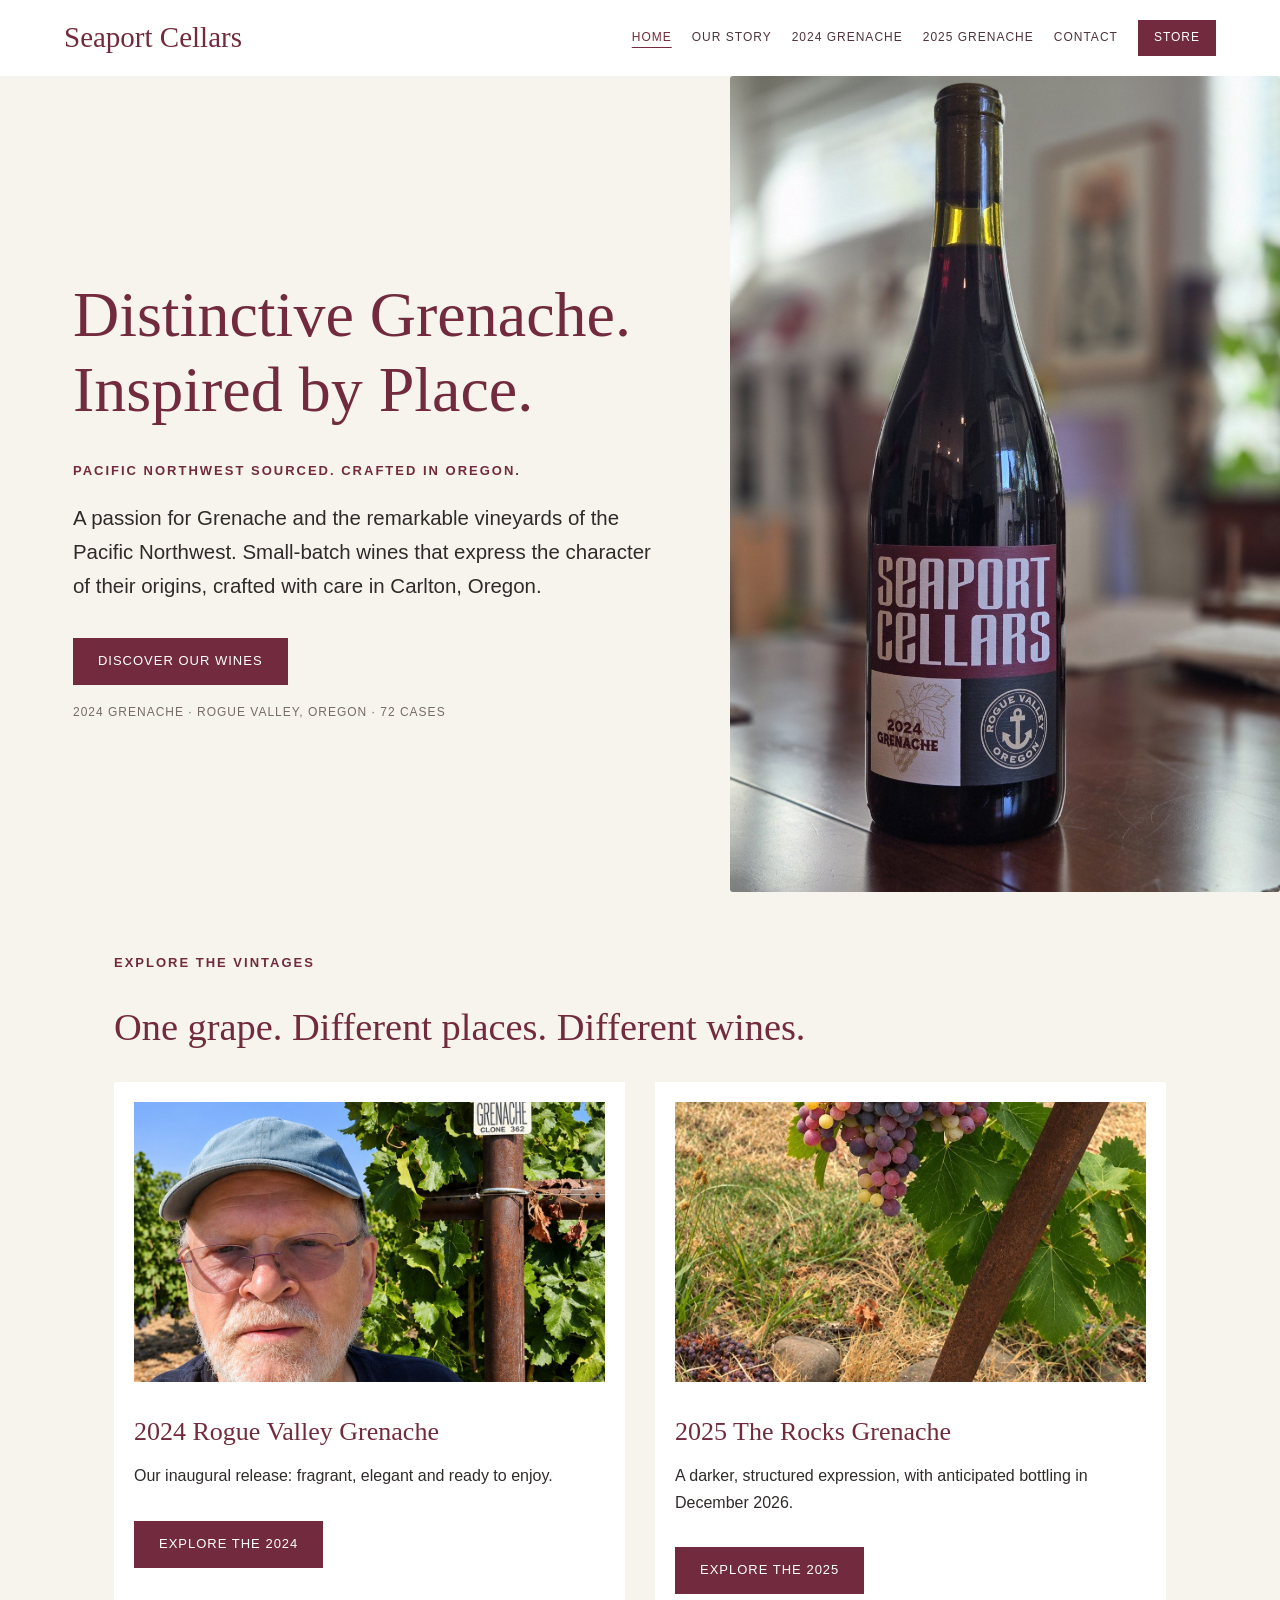
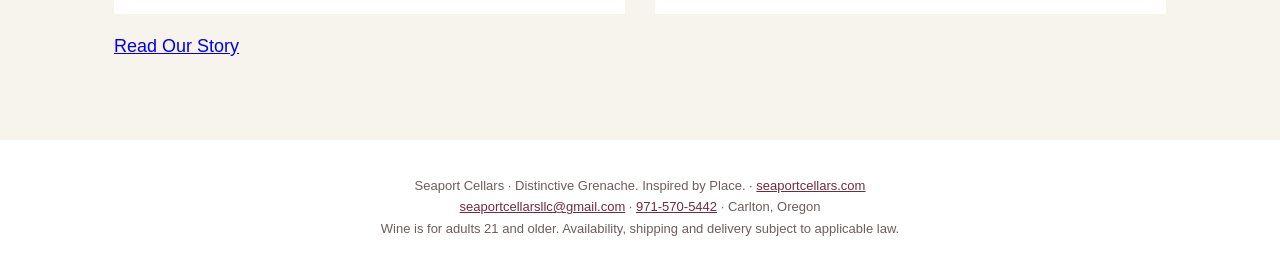
<file: index.html>
<!doctype html>
<html lang="en">
<head>
  <meta charset="utf-8">
  <meta name="viewport" content="width=device-width,initial-scale=1">
  <title>Seaport Cellars | Distinctive Grenache from Carlton, Oregon</title>
  <meta name="description" content="Seaport Cellars — distinctive Pacific Northwest Grenache, crafted in Carlton, Oregon. Our 2024 Rogue Valley Grenache from Lowry Vineyard is available now.">
  <link rel="canonical" href="https://www.seaportcellars.com/">

  <!-- Open Graph / Social Media -->
  <meta property="og:type" content="website">
  <meta property="og:url" content="https://www.seaportcellars.com/">
  <meta property="og:title" content="Seaport Cellars | Distinctive Grenache. Inspired by Place.">
  <meta property="og:description" content="Small-batch Pacific Northwest Grenache, crafted in Carlton, Oregon. Our 2024 Rogue Valley Grenache is available now.">
  <meta property="og:image" content="https://www.seaportcellars.com/assets/2024-bottle.jpg">

  <!-- Twitter Card -->
  <meta name="twitter:card" content="summary_large_image">
  <meta name="twitter:title" content="Seaport Cellars | Distinctive Grenache. Inspired by Place.">
  <meta name="twitter:description" content="Small-batch Pacific Northwest Grenache, crafted in Carlton, Oregon. Our 2024 Rogue Valley Grenache is available now.">
  <meta name="twitter:image" content="https://www.seaportcellars.com/assets/2024-bottle.jpg">

  <link rel="stylesheet" href="assets/styles.css">
</head>
<body>
  <header>
    <a class="brand" href="/">Seaport Cellars</a>
    <nav aria-label="Main navigation">
      <a href="/" aria-current="page">Home</a>
      <a href="our-story.html">Our Story</a>
      <a href="2024-grenache.html">2024 Grenache</a>
      <a href="2025-grenache.html">2025 Grenache</a>
      <a href="contact.html">Contact</a>
      <a class="nav-cta" href="2024-grenache.html#buy">Store</a>
    </nav>
  </header>

  <div class="hero">
    <main class="copy">
      <h1>Distinctive Grenache.<br>Inspired by Place.</h1>
      <div class="eyebrow">Pacific Northwest Sourced. Crafted in Oregon.</div>
      <p>A passion for Grenache and the remarkable vineyards of the Pacific Northwest. Small-batch wines that express the character of their origins, crafted with care in Carlton, Oregon.</p>
      <a class="btn" href="#wines">Discover Our Wines</a>
      <div class="note">2024 GRENACHE · ROGUE VALLEY, OREGON · 72 CASES</div>
    </main>
    <img class="photo hero-photo" src="assets/2024-bottle.jpg" alt="Seaport Cellars 2024 Grenache bottle">
  </div>

  <section id="wines" class="wrap">
    <div class="eyebrow">Explore the vintages</div>
    <h2>One grape. Different places. Different wines.</h2>
    <div class="cards">
      <article class="card">
        <img src="assets/marty-lowry.jpg" alt="Marty beside the Lowry Vineyard Grenache sign">
        <h3>2024 Rogue Valley Grenache</h3>
        <p>Our inaugural release: fragrant, elegant and ready to enjoy.</p>
        <a class="btn" href="2024-grenache.html">Explore the 2024</a>
      </article>
      <article class="card">
        <img src="assets/los-rocosos-grapes.jpg" alt="Grenache grapes above the cobblestones at Los Rocosos Vineyard">
        <h3>2025 The Rocks Grenache</h3>
        <p>A darker, structured expression, with anticipated bottling in December 2026.</p>
        <a class="btn" href="2025-grenache.html">Explore the 2025</a>
      </article>
    </div>
    <p><a href="our-story.html">Read Our Story</a></p>
  </section>

  <footer>
    Seaport Cellars · Distinctive Grenache. Inspired by Place. · <a href="https://www.seaportcellars.com/">seaportcellars.com</a><br>
    <a href="mailto:seaportcellarsllc@gmail.com">seaportcellarsllc@gmail.com</a> · <a href="tel:+19715705442">971-570-5442</a> · Carlton, Oregon<br>
    Wine is for adults 21 and older. Availability, shipping and delivery subject to applicable law.
  </footer>
</body>
</html>
</file>
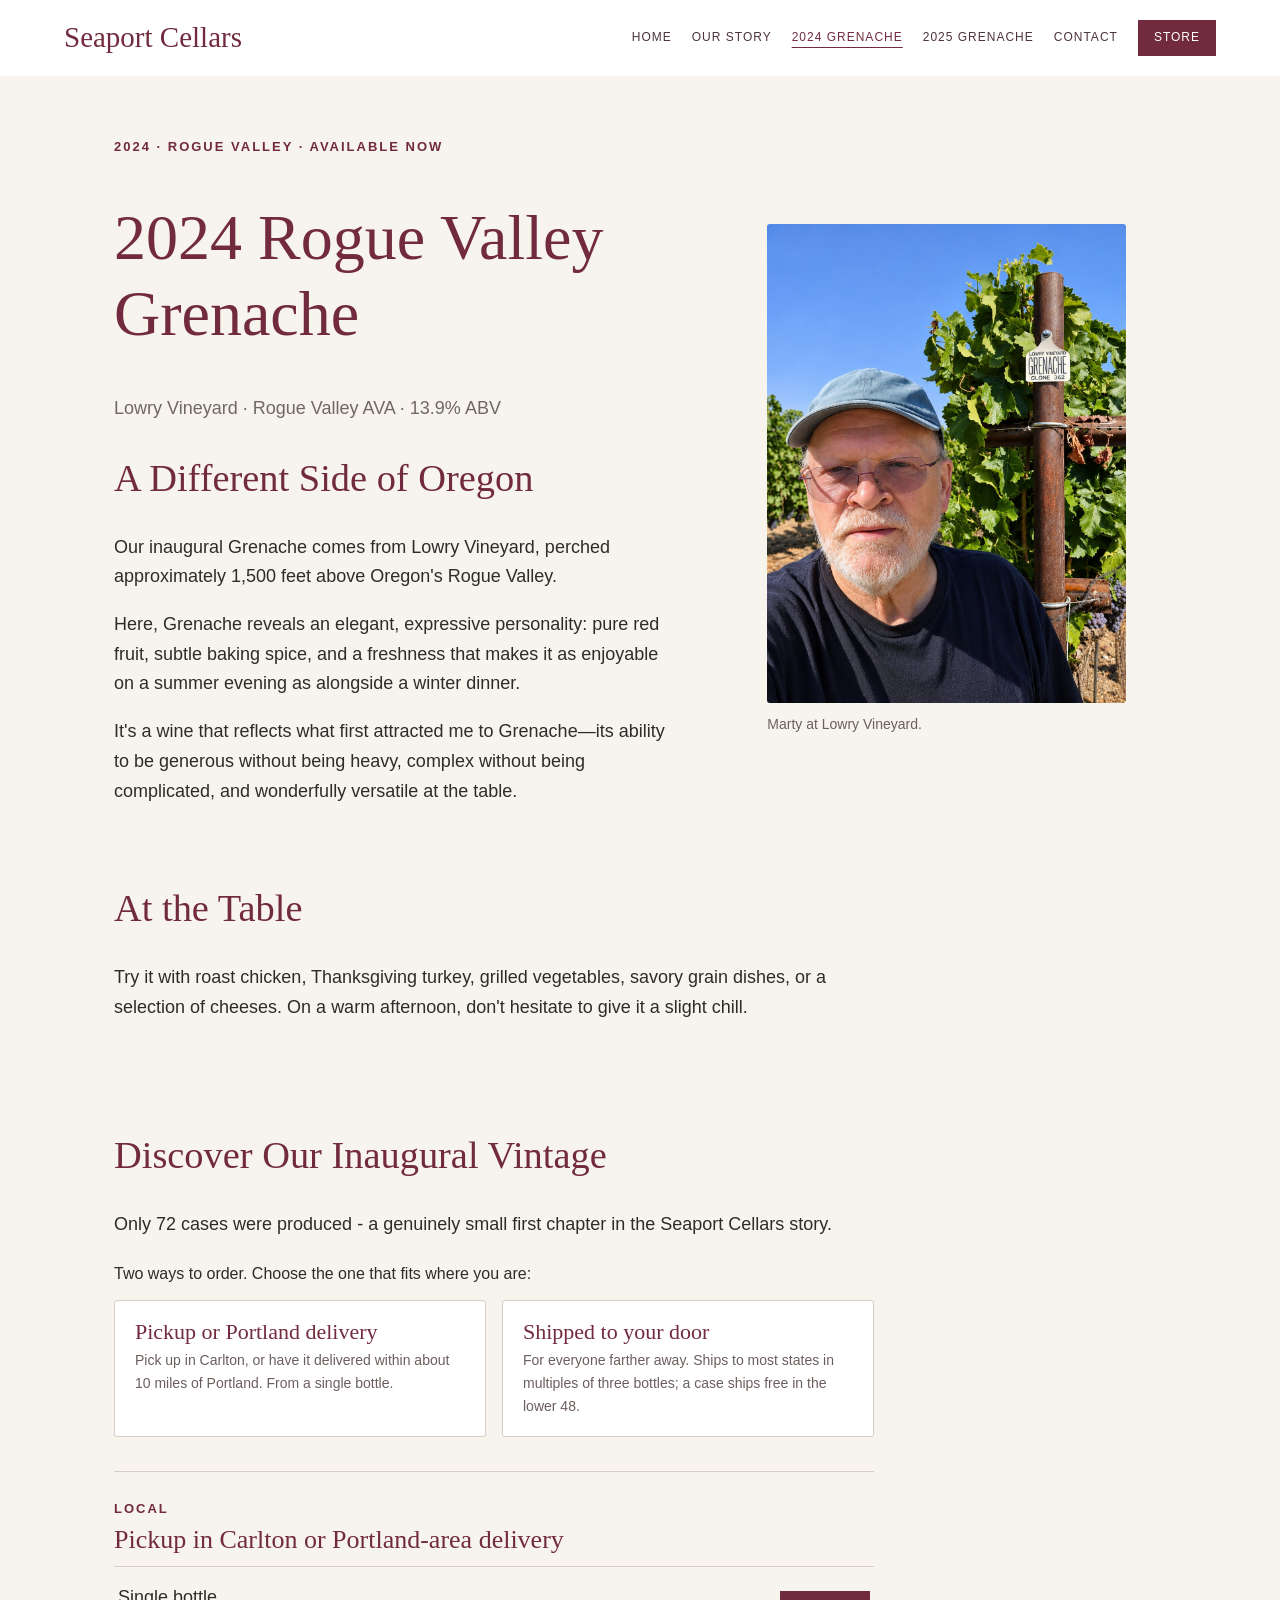
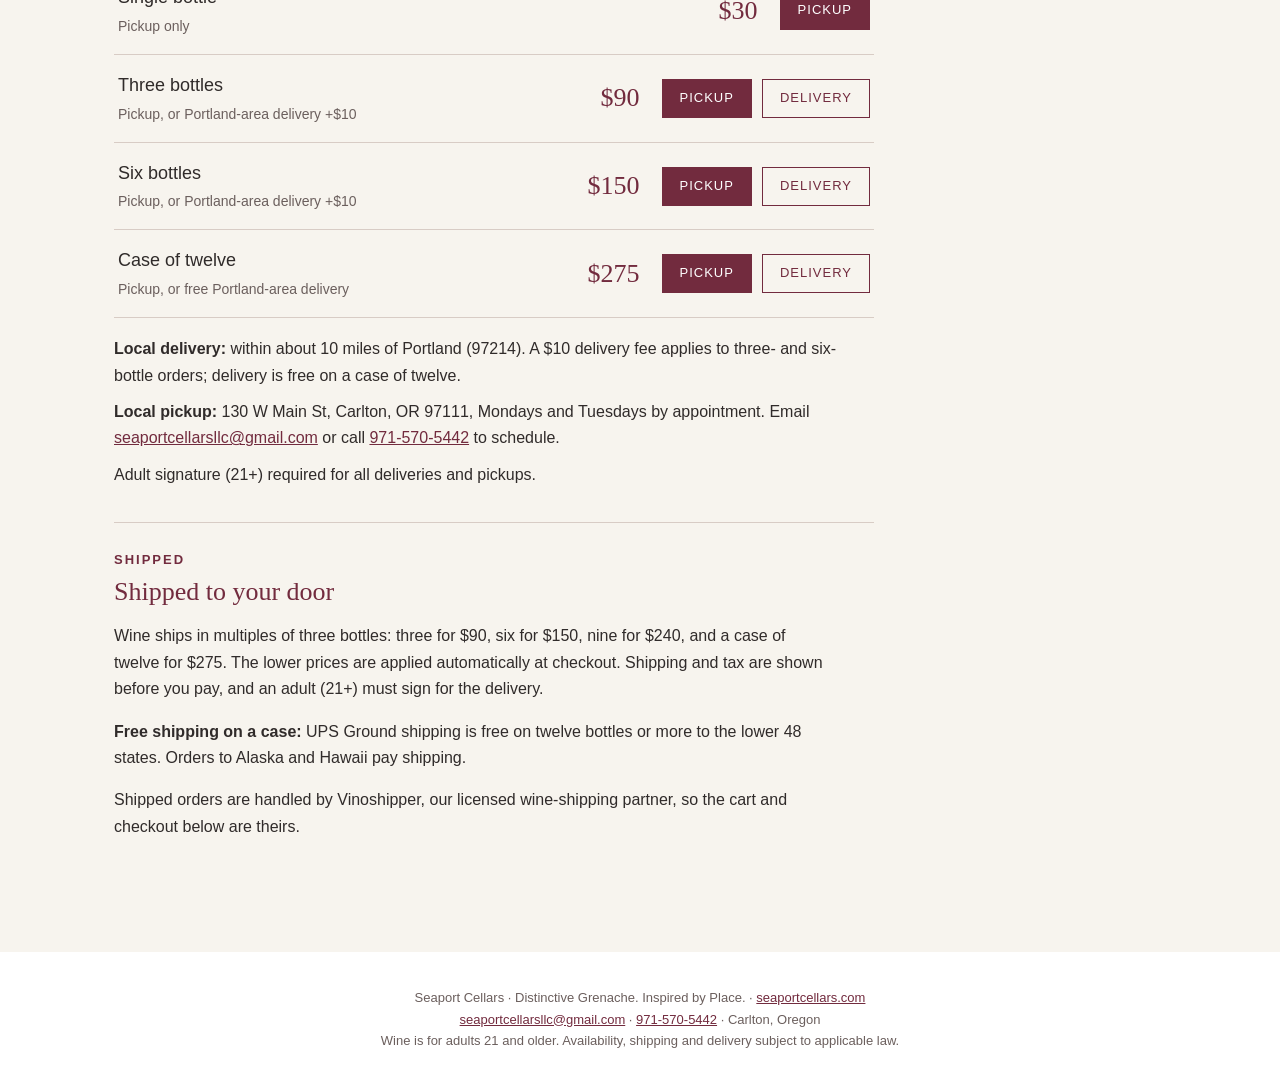
<file: 2024-grenache.html>
<!doctype html>
<html lang="en">
<head>
  <meta charset="utf-8">
  <meta name="viewport" content="width=device-width,initial-scale=1">
  <title>2024 Rogue Valley Grenache | Seaport Cellars</title>
  <meta name="description" content="Seaport Cellars 2024 Rogue Valley Grenache from Lowry Vineyard, 1,500 feet above Oregon's Rogue Valley. Only 72 cases produced. Order for pickup in Carlton, Portland-area delivery, or shipping.">
  <link rel="canonical" href="https://www.seaportcellars.com/2024-grenache.html">
  <link rel="stylesheet" href="assets/styles.css">
</head>
<body>
  <header>
    <a class="brand" href="/">Seaport Cellars</a>
    <nav aria-label="Main navigation">
      <a href="/">Home</a>
      <a href="our-story.html">Our Story</a>
      <a href="2024-grenache.html" aria-current="page">2024 Grenache</a>
      <a href="2025-grenache.html">2025 Grenache</a>
      <a href="contact.html">Contact</a>
      <a class="nav-cta" href="2024-grenache.html#buy">Store</a>
    </nav>
  </header>

  <main class="wrap">
    <div class="split">
      <div>
        <div class="eyebrow">2024 · Rogue Valley · Available now</div>
        <h1>2024 Rogue Valley Grenache</h1>
        <p class="muted">Lowry Vineyard · Rogue Valley AVA · 13.9% ABV</p>
        <h2>A Different Side of Oregon</h2>
        <p>Our inaugural Grenache comes from Lowry Vineyard, perched approximately 1,500 feet above Oregon's Rogue Valley.</p>
        <p>Here, Grenache reveals an elegant, expressive personality: pure red fruit, subtle baking spice, and a freshness that makes it as enjoyable on a summer evening as alongside a winter dinner.</p>
        <p>It's a wine that reflects what first attracted me to Grenache—its ability to be generous without being heavy, complex without being complicated, and wonderfully versatile at the table.</p>
      </div>
      <figure>
        <img class="photo" src="assets/marty-lowry.jpg" alt="Marty at Lowry Vineyard beside the Grenache Clone 362 sign">
        <figcaption class="caption">Marty at Lowry Vineyard.</figcaption>
      </figure>
    </div>

    <section class="section">
      <h2>At the Table</h2>
      <p>Try it with roast chicken, Thanksgiving turkey, grilled vegetables, savory grain dishes, or a selection of cheeses. On a warm afternoon, don't hesitate to give it a slight chill.</p>
    </section>

    <section class="section" id="buy">
      <h2>Discover Our Inaugural Vintage</h2>
      <p>Only 72 cases were produced - a genuinely small first chapter in the Seaport Cellars story.</p>

      <p class="ways-lead">Two ways to order. Choose the one that fits where you are:</p>
      <div class="ways">
        <a class="way" href="#local">
          <span class="way-title">Pickup or Portland delivery</span>
          <span class="fine">Pick up in Carlton, or have it delivered within about 10 miles of Portland. From a single bottle.</span>
        </a>
        <a class="way" href="#ship">
          <span class="way-title">Shipped to your door</span>
          <span class="fine">For everyone farther away. Ships to most states in multiples of three bottles; a case ships free in the lower 48.</span>
        </a>
      </div>

      <div class="order-block" id="local">
      <div class="eyebrow">Local</div>
      <h3>Pickup in Carlton or Portland-area delivery</h3>

      <div class="buy">
        <div class="buy-row">
          <div class="buy-what">Single bottle<span class="fine">Pickup only</span></div>
          <div class="buy-price">$30</div>
          <div class="buy-actions">
            <button type="button" class="btn btn-sm" data-buy="single" data-mode="pickup">Pickup</button>
          </div>
        </div>
        <div class="buy-row">
          <div class="buy-what">Three bottles<span class="fine">Pickup, or Portland-area delivery +$10</span></div>
          <div class="buy-price">$90</div>
          <div class="buy-actions">
            <button type="button" class="btn btn-sm" data-buy="threepack" data-mode="pickup">Pickup</button>
            <button type="button" class="btn btn-sm btn-outline" data-buy="threepack" data-mode="delivery">Delivery</button>
          </div>
        </div>
        <div class="buy-row">
          <div class="buy-what">Six bottles<span class="fine">Pickup, or Portland-area delivery +$10</span></div>
          <div class="buy-price">$150</div>
          <div class="buy-actions">
            <button type="button" class="btn btn-sm" data-buy="sixpack" data-mode="pickup">Pickup</button>
            <button type="button" class="btn btn-sm btn-outline" data-buy="sixpack" data-mode="delivery">Delivery</button>
          </div>
        </div>
        <div class="buy-row">
          <div class="buy-what">Case of twelve<span class="fine">Pickup, or free Portland-area delivery</span></div>
          <div class="buy-price">$275</div>
          <div class="buy-actions">
            <button type="button" class="btn btn-sm" data-buy="case" data-mode="pickup">Pickup</button>
            <button type="button" class="btn btn-sm btn-outline" data-buy="case" data-mode="delivery">Delivery</button>
          </div>
        </div>
      </div>

      <ul class="info">
        <li><strong>Local delivery:</strong> within about 10 miles of Portland (97214). A $10 delivery fee applies to three- and six-bottle orders; delivery is free on a case of twelve.</li>
        <li><strong>Local pickup:</strong> 130 W Main St, Carlton, OR 97111, Mondays and Tuesdays by appointment. Email <a href="mailto:seaportcellarsllc@gmail.com">seaportcellarsllc@gmail.com</a> or call <a href="tel:+19715705442">971-570-5442</a> to schedule.</li>
        <li>Adult signature (21+) required for all deliveries and pickups.</li>
      </ul>
      </div>

      <div class="order-block ship" id="ship">
        <div class="eyebrow">Shipped</div>
        <h3>Shipped to your door</h3>
        <p>Wine ships in multiples of three bottles: three for $90, six for $150, nine for $240, and a case of twelve for $275. The lower prices are applied automatically at checkout. Shipping and tax are shown before you pay, and an adult (21+) must sign for the delivery.</p>
        <p><strong>Free shipping on a case:</strong> UPS Ground shipping is free on twelve bottles or more to the lower 48 states. Orders to Alaska and Hawaii pay shipping.</p>
        <p>Shipped orders are handled by Vinoshipper, our licensed wine-shipping partner, so the cart and checkout below are theirs.</p>
        <div class="ship-cart">
          <div class="vs-add-to-cart" data-vs-product-id="206753" data-vs-product-units="Bottles"></div>
        </div>
        <div class="vs-available"></div>
      </div>
    </section>
  </main>

  <footer>
    Seaport Cellars · Distinctive Grenache. Inspired by Place. · <a href="https://www.seaportcellars.com/">seaportcellars.com</a><br>
    <a href="mailto:seaportcellarsllc@gmail.com">seaportcellarsllc@gmail.com</a> · <a href="tel:+19715705442">971-570-5442</a> · Carlton, Oregon<br>
    Wine is for adults 21 and older. Availability, shipping and delivery subject to applicable law.
  </footer>

  <script src="assets/site.js"></script>
  <script src="assets/shop.js"></script>
  <!-- Vinoshipper Injector v4: shipped orders (cart + Add to Cart + Available In).
       6166 is Seaport's public Vinoshipper Account ID; no keys involved. -->
  <script>
    window.document.addEventListener('vinoshipper:loaded', function () {
      window.Vinoshipper.init(6166, {});
    }, false);
  </script>
  <script src="https://vinoshipper.com/injector/index.js"></script>
</body>
</html>
</file>
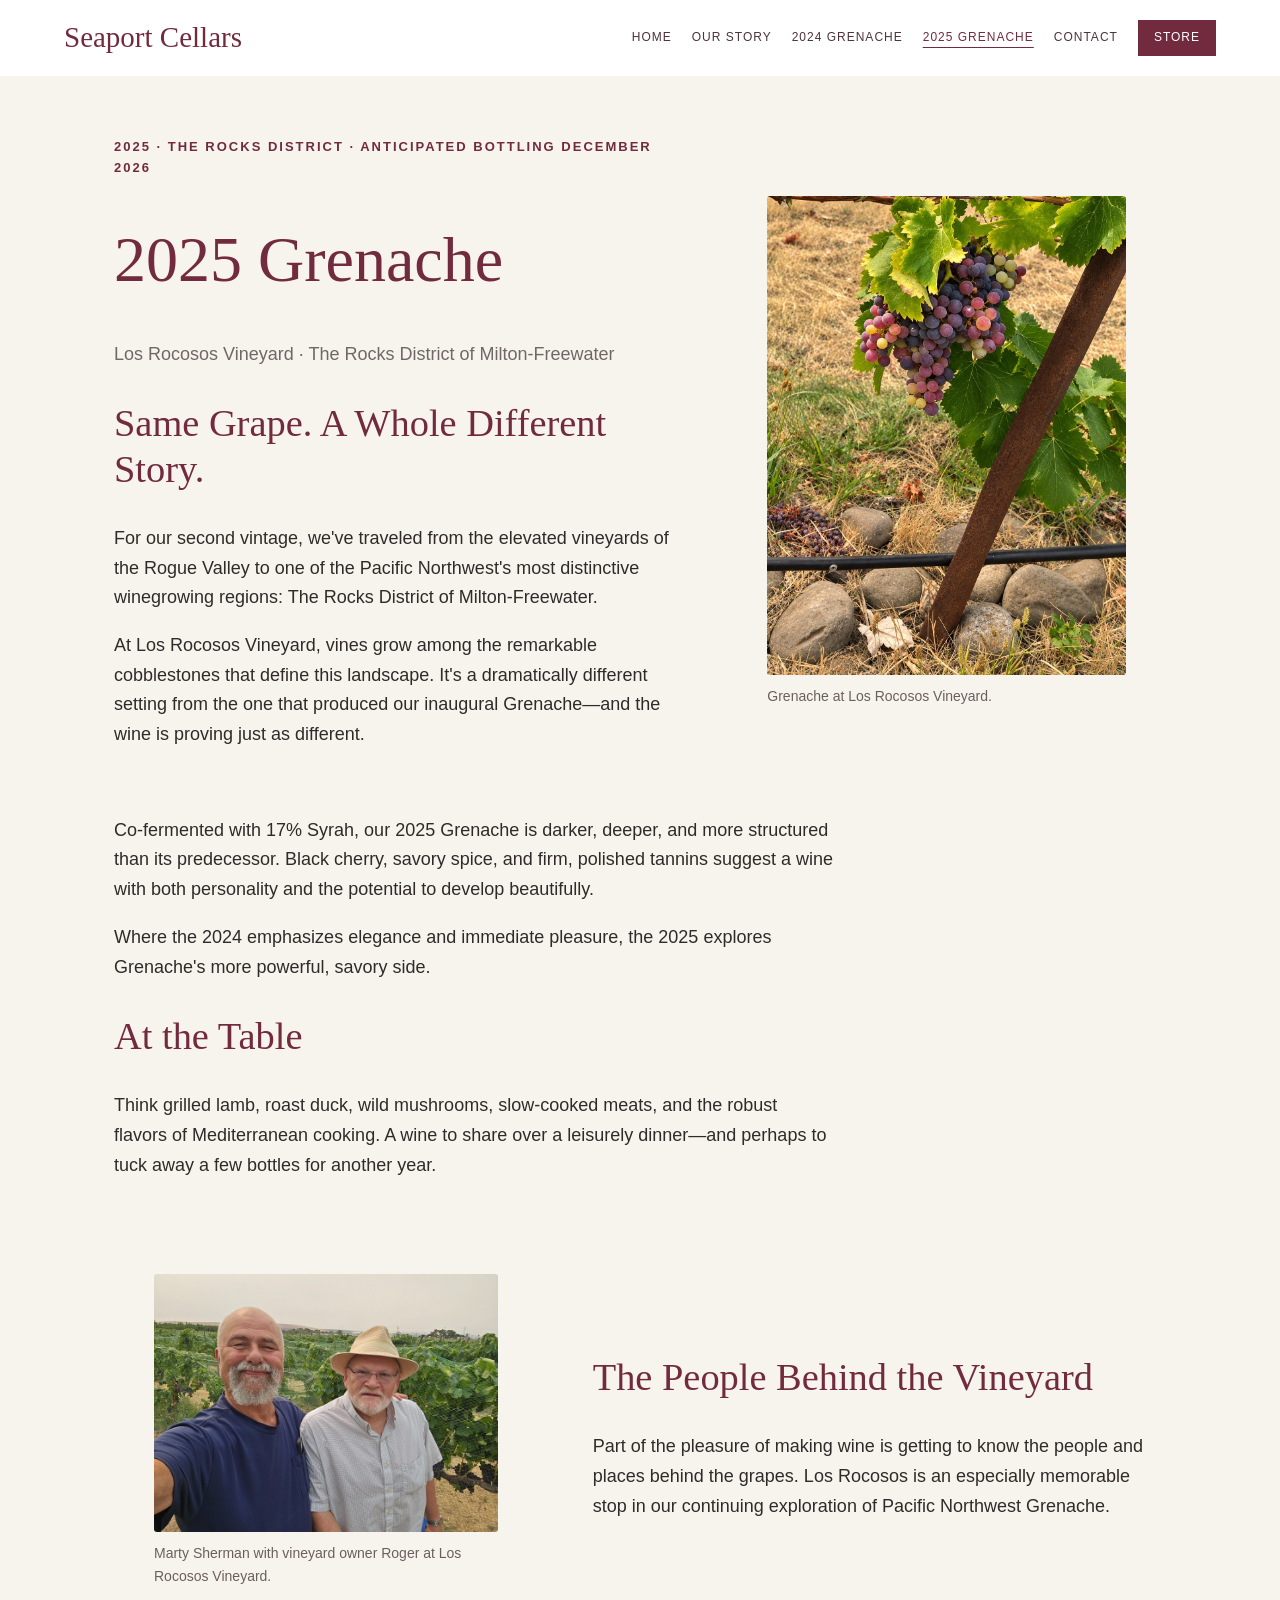
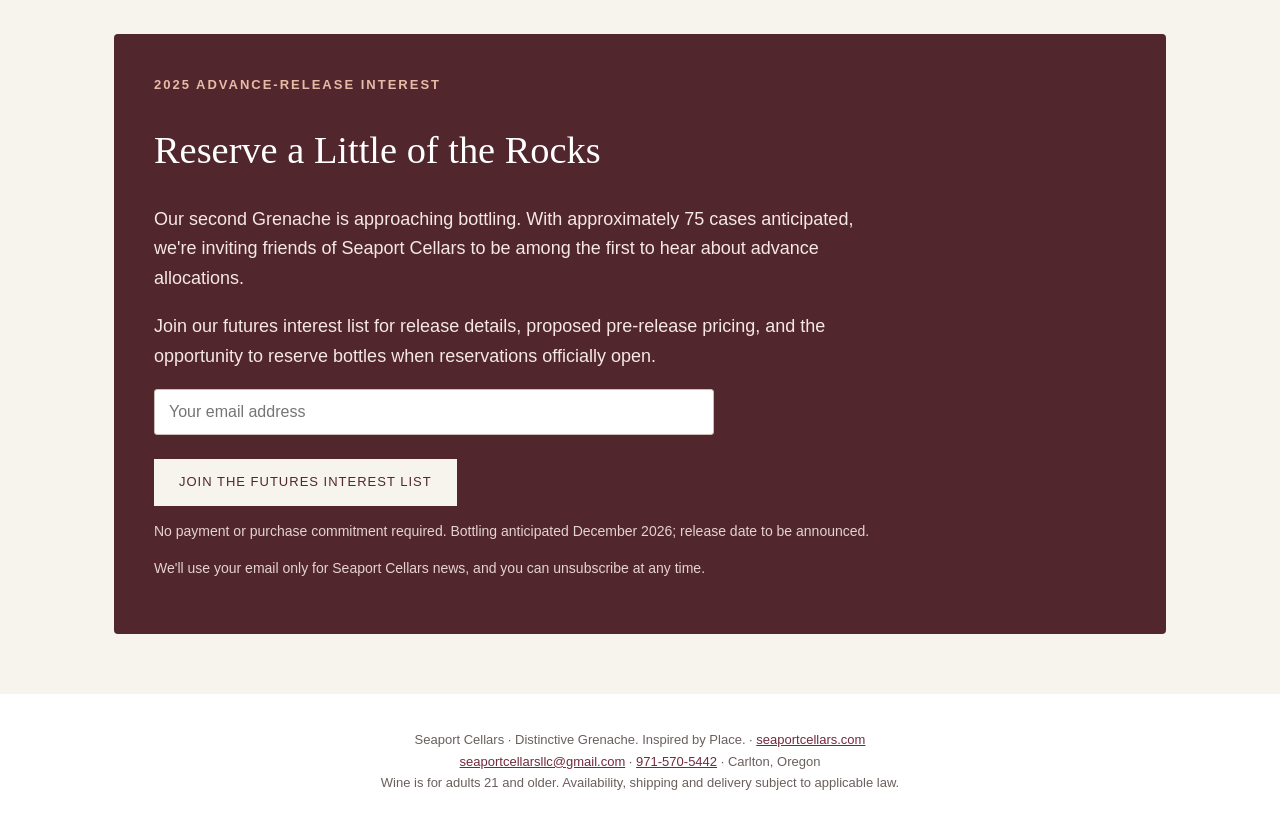
<file: 2025-grenache.html>
<!doctype html>
<html lang="en">
<head>
  <meta charset="utf-8">
  <meta name="viewport" content="width=device-width,initial-scale=1">
  <title>2025 The Rocks District Grenache | Seaport Cellars</title>
  <meta name="description" content="Seaport Cellars 2025 Grenache from Los Rocosos Vineyard in The Rocks District of Milton-Freewater. About 75 cases, bottling anticipated December 2026. Join the futures interest list.">
  <link rel="canonical" href="https://www.seaportcellars.com/2025-grenache.html">
  <link rel="stylesheet" href="assets/styles.css">
</head>
<body>
  <header>
    <a class="brand" href="/">Seaport Cellars</a>
    <nav aria-label="Main navigation">
      <a href="/">Home</a>
      <a href="our-story.html">Our Story</a>
      <a href="2024-grenache.html">2024 Grenache</a>
      <a href="2025-grenache.html" aria-current="page">2025 Grenache</a>
      <a href="contact.html">Contact</a>
      <a class="nav-cta" href="2024-grenache.html#buy">Store</a>
    </nav>
  </header>

  <main class="wrap">
    <div class="split">
      <div>
        <div class="eyebrow">2025 · The Rocks District · Anticipated bottling December 2026</div>
        <h1>2025 Grenache</h1>
        <p class="muted">Los Rocosos Vineyard · The Rocks District of Milton-Freewater</p>
        <h2>Same Grape. A Whole Different Story.</h2>
        <p>For our second vintage, we've traveled from the elevated vineyards of the Rogue Valley to one of the Pacific Northwest's most distinctive winegrowing regions: The Rocks District of Milton-Freewater.</p>
        <p>At Los Rocosos Vineyard, vines grow among the remarkable cobblestones that define this landscape. It's a dramatically different setting from the one that produced our inaugural Grenache—and the wine is proving just as different.</p>
      </div>
      <figure>
        <img class="photo" src="assets/los-rocosos-grapes.jpg" alt="Los Rocosos Grenache grapes growing over rounded stones">
        <figcaption class="caption">Grenache at Los Rocosos Vineyard.</figcaption>
      </figure>
    </div>

    <section class="section">
      <p>Co-fermented with 17% Syrah, our 2025 Grenache is darker, deeper, and more structured than its predecessor. Black cherry, savory spice, and firm, polished tannins suggest a wine with both personality and the potential to develop beautifully.</p>
      <p>Where the 2024 emphasizes elegance and immediate pleasure, the 2025 explores Grenache's more powerful, savory side.</p>
      <h2>At the Table</h2>
      <p>Think grilled lamb, roast duck, wild mushrooms, slow-cooked meats, and the robust flavors of Mediterranean cooking. A wine to share over a leisurely dinner—and perhaps to tuck away a few bottles for another year.</p>
    </section>

    <div class="split reverse section">
      <figure>
        <img class="photo" src="assets/marty-roger-los-rocosos.jpg" alt="Marty Sherman and vineyard owner Roger at Los Rocosos Vineyard">
        <figcaption class="caption">Marty Sherman with vineyard owner Roger at Los Rocosos Vineyard.</figcaption>
      </figure>
      <div>
        <h2>The People Behind the Vineyard</h2>
        <p>Part of the pleasure of making wine is getting to know the people and places behind the grapes. Los Rocosos is an especially memorable stop in our continuing exploration of Pacific Northwest Grenache.</p>
      </div>
    </div>

    <section class="callout" id="priority-list">
      <div class="eyebrow" style="color:#e8bba7">2025 advance-release interest</div>
      <h2>Reserve a Little of the Rocks</h2>
      <p>Our second Grenache is approaching bottling. With approximately 75 cases anticipated, we're inviting friends of Seaport Cellars to be among the first to hear about advance allocations.</p>
      <p>Join our futures interest list for release details, proposed pre-release pricing, and the opportunity to reserve bottles when reservations officially open.</p>

      <!-- MailerLite signup: "2025 page - Priority List" form, adds to the 2025 futures group.
           Class names and nesting are what MailerLite's webforms.min.js expects; styling is in assets/styles.css. -->
      <div id="mlb2-48408342" class="ml-form-embedContainer ml-subscribe-form ml-subscribe-form-48408342 ml-signup">
        <div class="ml-form-embedWrapper embedForm">
          <div class="ml-form-embedBody ml-form-embedBodyDefault row-form">
            <form class="ml-block-form" action="https://assets.mailerlite.com/jsonp/2787394/forms/203845103482046415/subscribe" data-code="" method="post" target="_blank">
              <div class="ml-form-formContent">
                <div class="ml-form-fieldRow ml-last-item">
                  <div class="ml-field-group ml-field-email ml-validate-email ml-validate-required">
                    <label for="ml-email-2025" class="sr-only">Email address</label>
                    <input id="ml-email-2025" aria-required="true" type="email" class="form-control" data-inputmask="" name="fields[email]" placeholder="Your email address" autocomplete="email" required>
                  </div>
                </div>
              </div>
              <div class="ml-form-recaptcha ml-validate-required">
                <div class="g-recaptcha" data-sitekey="6Lf1KHQUAAAAAFNKEX1hdSWCS3mRMv4FlFaNslaD"></div>
              </div>
              <input type="hidden" name="ml-submit" value="1">
              <div class="ml-form-embedSubmit">
                <button type="submit" class="btn primary">Join the Futures Interest List</button>
                <button disabled="disabled" style="display: none;" type="button" class="btn loading">Sending…</button>
              </div>
              <input type="hidden" name="anticsrf" value="true">
            </form>
          </div>
          <div class="ml-form-successBody row-success" style="display: none">
            <div class="ml-form-successContent" role="status">
              <p><strong>You're on the Futures Interest List!</strong> Watch your inbox for a note from us.</p>
            </div>
          </div>
        </div>
      </div>

      <p class="fine">No payment or purchase commitment required. Bottling anticipated December 2026; release date to be announced.</p>
      <p class="fine">We'll use your email only for Seaport Cellars news, and you can unsubscribe at any time.</p>
    </section>
  </main>

  <footer>
    Seaport Cellars · Distinctive Grenache. Inspired by Place. · <a href="https://www.seaportcellars.com/">seaportcellars.com</a><br>
    <a href="mailto:seaportcellarsllc@gmail.com">seaportcellarsllc@gmail.com</a> · <a href="tel:+19715705442">971-570-5442</a> · Carlton, Oregon<br>
    Wine is for adults 21 and older. Availability, shipping and delivery subject to applicable law.
  </footer>

  <script src="assets/site.js"></script>
  <!-- MailerLite form scripts (from the form's "HTML code" embed) -->
  <script>
    function ml_webform_success_48408342() {
      var $ = ml_jQuery || jQuery;
      $('.ml-subscribe-form-48408342 .row-success').show();
      $('.ml-subscribe-form-48408342 .row-form').hide();
    }
  </script>
  <script src="https://www.google.com/recaptcha/api.js"></script>
  <script src="https://groot.mailerlite.com/js/w/webforms.min.js?v83147fa8ce2d95cb73ece7f28b469519" type="text/javascript"></script>
  <script>
    fetch("https://assets.mailerlite.com/jsonp/2787394/forms/203845103482046415/takel")
  </script>
</body>
</html>
</file>
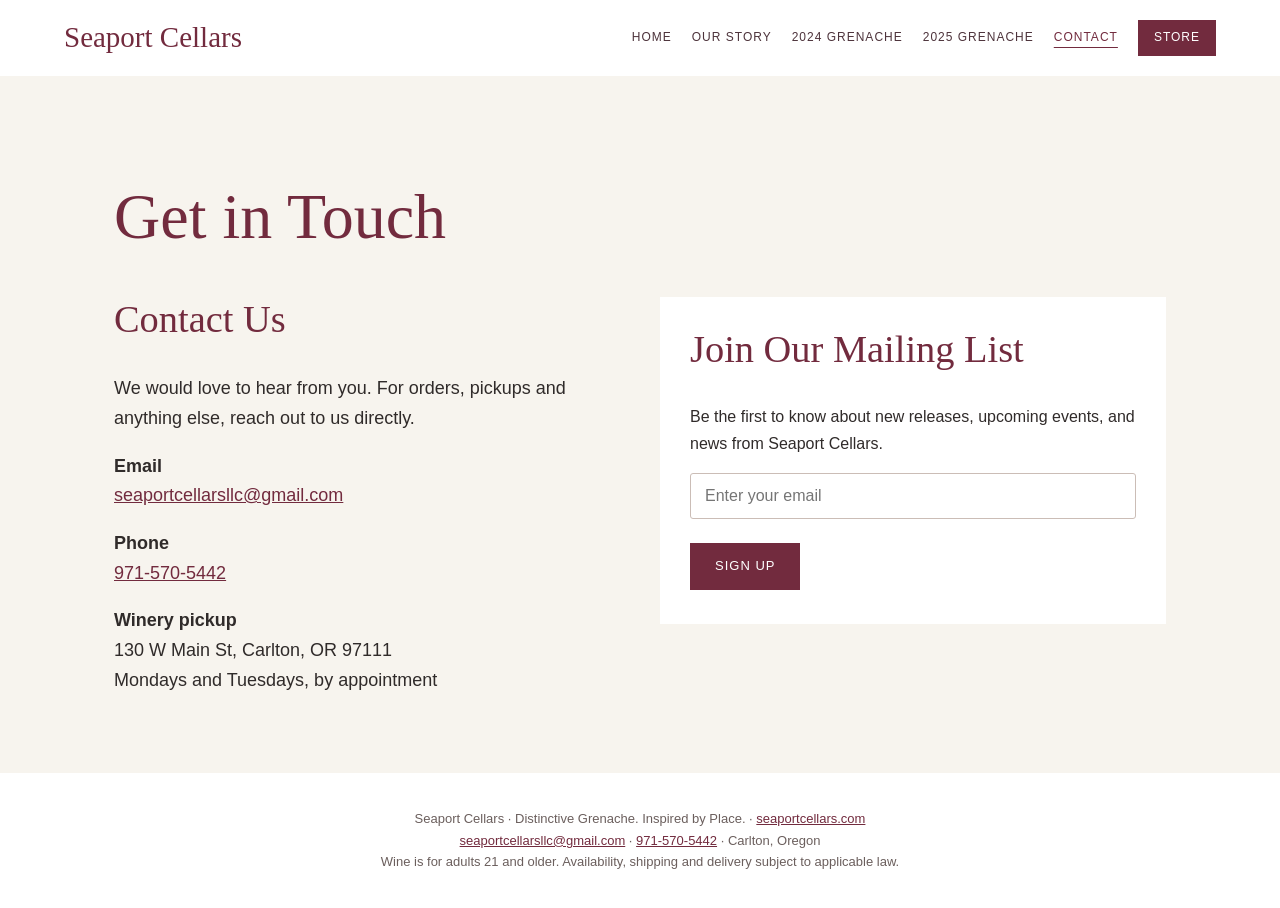
<file: contact.html>
<!doctype html>
<html lang="en">
<head>
  <meta charset="utf-8">
  <meta name="viewport" content="width=device-width,initial-scale=1">
  <title>Contact | Seaport Cellars</title>
  <meta name="description" content="Contact Seaport Cellars in Carlton, Oregon: email, phone, winery pickup by appointment, and our mailing list for new releases.">
  <link rel="canonical" href="https://www.seaportcellars.com/contact.html">
  <link rel="stylesheet" href="assets/styles.css">
</head>
<body>
  <header>
    <a class="brand" href="/">Seaport Cellars</a>
    <nav aria-label="Main navigation">
      <a href="/">Home</a>
      <a href="our-story.html">Our Story</a>
      <a href="2024-grenache.html">2024 Grenache</a>
      <a href="2025-grenache.html">2025 Grenache</a>
      <a href="contact.html" aria-current="page">Contact</a>
      <a class="nav-cta" href="2024-grenache.html#buy">Store</a>
    </nav>
  </header>

  <main class="wrap">
    <h1>Get in Touch</h1>
    <div class="contact-grid">
      <div>
        <h2>Contact Us</h2>
        <p>We would love to hear from you. For orders, pickups and anything else, reach out to us directly.</p>
        <p><strong>Email</strong><br><a href="mailto:seaportcellarsllc@gmail.com">seaportcellarsllc@gmail.com</a></p>
        <p><strong>Phone</strong><br><a href="tel:+19715705442">971-570-5442</a></p>
        <p><strong>Winery pickup</strong><br>130 W Main St, Carlton, OR 97111<br>Mondays and Tuesdays, by appointment</p>
      </div>

      <div class="card">
        <h2>Join Our Mailing List</h2>
        <p>Be the first to know about new releases, upcoming events, and news from Seaport Cellars.</p>
        <!-- MailerLite signup: "Contact page - Mailing List" form, adds to the Mailing List group.
             Class names and nesting are what MailerLite's webforms.min.js expects; styling is in assets/styles.css. -->
        <div id="mlb2-48408264" class="ml-form-embedContainer ml-subscribe-form ml-subscribe-form-48408264 ml-signup">
          <div class="ml-form-embedWrapper embedForm">
            <div class="ml-form-embedBody ml-form-embedBodyDefault row-form">
              <form class="ml-block-form" action="https://assets.mailerlite.com/jsonp/2787394/forms/203845005272418086/subscribe" data-code="" method="post" target="_blank">
                <div class="ml-form-formContent">
                  <div class="ml-form-fieldRow ml-last-item">
                    <div class="ml-field-group ml-field-email ml-validate-email ml-validate-required">
                      <label for="ml-email-contact" class="sr-only">Email address</label>
                      <input id="ml-email-contact" aria-required="true" type="email" class="form-control" data-inputmask="" name="fields[email]" placeholder="Enter your email" autocomplete="email" required>
                    </div>
                  </div>
                </div>
                <div class="ml-form-recaptcha ml-validate-required">
                  <div class="g-recaptcha" data-sitekey="6Lf1KHQUAAAAAFNKEX1hdSWCS3mRMv4FlFaNslaD"></div>
                </div>
                <input type="hidden" name="ml-submit" value="1">
                <div class="ml-form-embedSubmit">
                  <button type="submit" class="btn primary">Sign Up</button>
                  <button disabled="disabled" style="display: none;" type="button" class="btn loading">Sending…</button>
                </div>
                <input type="hidden" name="anticsrf" value="true">
              </form>
            </div>
            <div class="ml-form-successBody row-success" style="display: none">
              <div class="ml-form-successContent" role="status">
                <p><strong>Thanks for joining!</strong> A welcome note is on its way to your inbox.</p>
              </div>
            </div>
          </div>
        </div>
      </div>
    </div>
  </main>

  <footer>
    Seaport Cellars · Distinctive Grenache. Inspired by Place. · <a href="https://www.seaportcellars.com/">seaportcellars.com</a><br>
    <a href="mailto:seaportcellarsllc@gmail.com">seaportcellarsllc@gmail.com</a> · <a href="tel:+19715705442">971-570-5442</a> · Carlton, Oregon<br>
    Wine is for adults 21 and older. Availability, shipping and delivery subject to applicable law.
  </footer>

  <script src="assets/site.js"></script>
  <!-- MailerLite form scripts (from the form's "HTML code" embed) -->
  <script>
    function ml_webform_success_48408264() {
      var $ = ml_jQuery || jQuery;
      $('.ml-subscribe-form-48408264 .row-success').show();
      $('.ml-subscribe-form-48408264 .row-form').hide();
    }
  </script>
  <script src="https://www.google.com/recaptcha/api.js"></script>
  <script src="https://groot.mailerlite.com/js/w/webforms.min.js?v83147fa8ce2d95cb73ece7f28b469519" type="text/javascript"></script>
  <script>
    fetch("https://assets.mailerlite.com/jsonp/2787394/forms/203845005272418086/takel")
  </script>
</body>
</html>
</file>
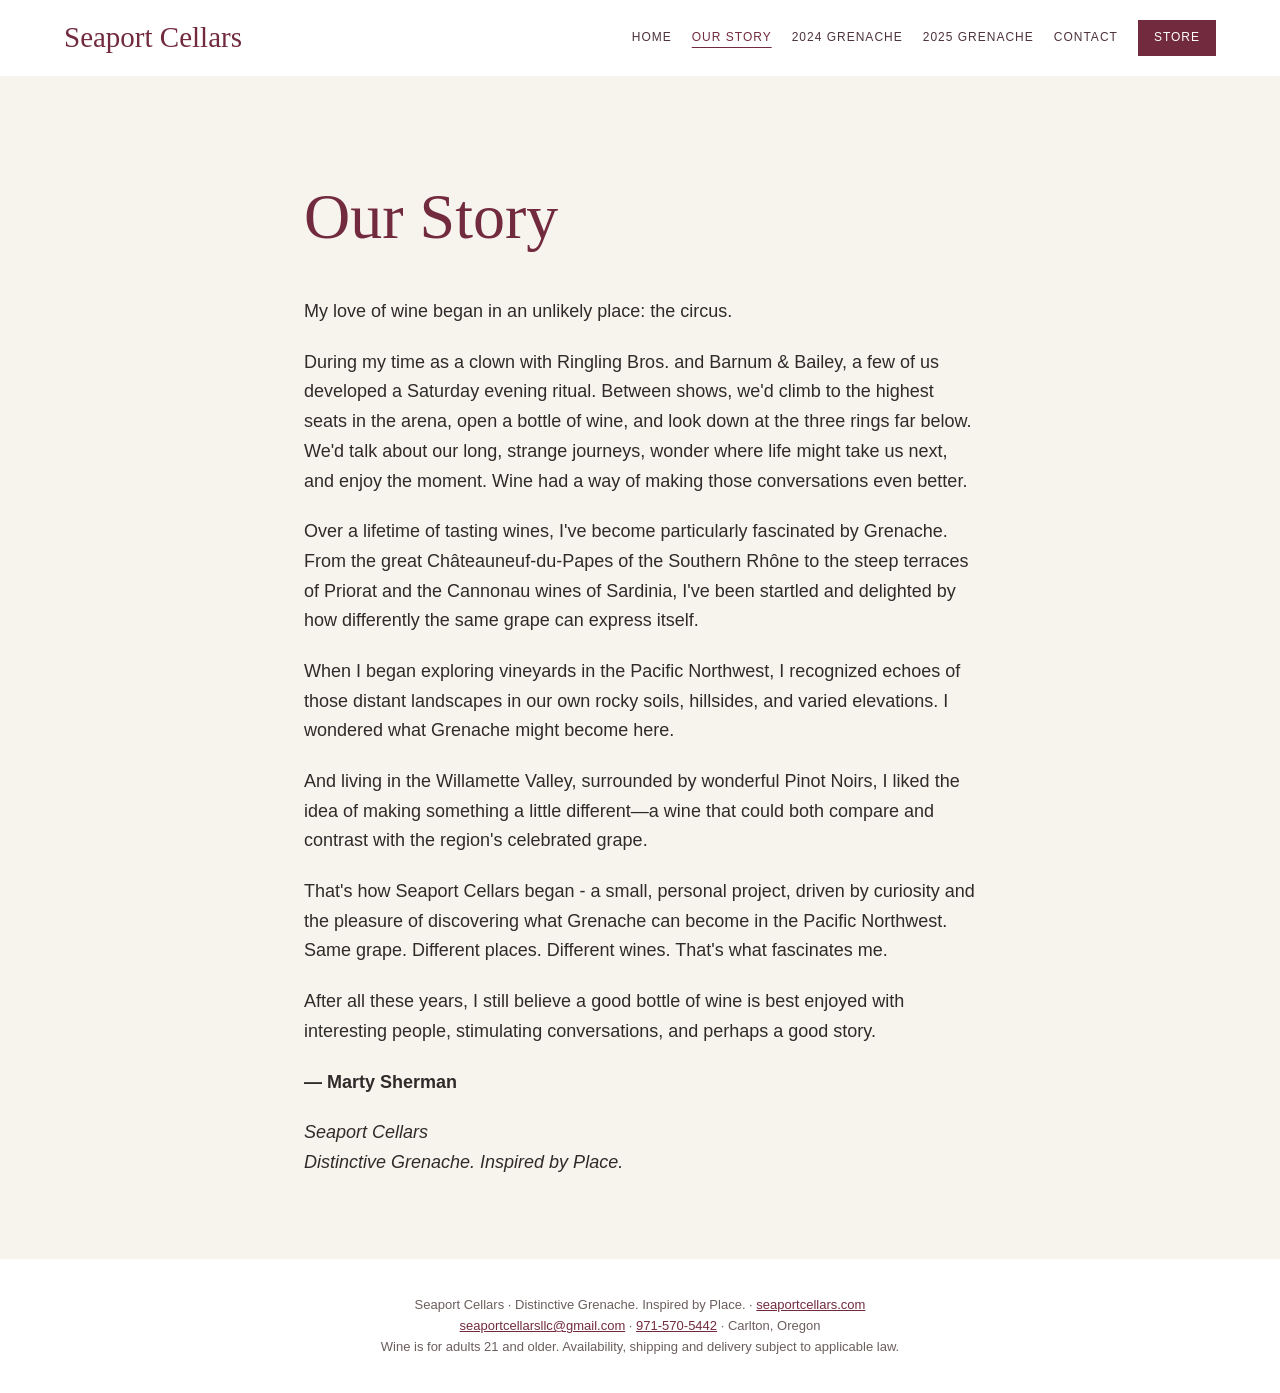
<file: our-story.html>
<!doctype html>
<html lang="en">
<head>
  <meta charset="utf-8">
  <meta name="viewport" content="width=device-width,initial-scale=1">
  <title>Our Story | Seaport Cellars</title>
  <meta name="description" content="How a Ringling Bros. clown became a Grenache winemaker: Marty Sherman on the story behind Seaport Cellars in Carlton, Oregon.">
  <link rel="canonical" href="https://www.seaportcellars.com/our-story.html">
  <link rel="stylesheet" href="assets/styles.css">
</head>
<body>
  <header>
    <a class="brand" href="/">Seaport Cellars</a>
    <nav aria-label="Main navigation">
      <a href="/">Home</a>
      <a href="our-story.html" aria-current="page">Our Story</a>
      <a href="2024-grenache.html">2024 Grenache</a>
      <a href="2025-grenache.html">2025 Grenache</a>
      <a href="contact.html">Contact</a>
      <a class="nav-cta" href="2024-grenache.html#buy">Store</a>
    </nav>
  </header>

  <main class="wrap textpage">
    <h1>Our Story</h1>
    <p>My love of wine began in an unlikely place: the circus.</p>
    <p>During my time as a clown with Ringling Bros. and Barnum &amp; Bailey, a few of us developed a Saturday evening ritual. Between shows, we'd climb to the highest seats in the arena, open a bottle of wine, and look down at the three rings far below. We'd talk about our long, strange journeys, wonder where life might take us next, and enjoy the moment. Wine had a way of making those conversations even better.</p>
    <p>Over a lifetime of tasting wines, I've become particularly fascinated by Grenache. From the great Châteauneuf-du-Papes of the Southern Rhône to the steep terraces of Priorat and the Cannonau wines of Sardinia, I've been startled and delighted by how differently the same grape can express itself.</p>
    <p>When I began exploring vineyards in the Pacific Northwest, I recognized echoes of those distant landscapes in our own rocky soils, hillsides, and varied elevations. I wondered what Grenache might become here.</p>
    <p>And living in the Willamette Valley, surrounded by wonderful Pinot Noirs, I liked the idea of making something a little different—a wine that could both compare and contrast with the region's celebrated grape.</p>
    <p>That's how Seaport Cellars began - a small, personal project, driven by curiosity and the pleasure of discovering what Grenache can become in the Pacific Northwest. Same grape. Different places. Different wines. That's what fascinates me.</p>
    <p>After all these years, I still believe a good bottle of wine is best enjoyed with interesting people, stimulating conversations, and perhaps a good story.</p>
    <p><strong>— Marty Sherman</strong></p>
    <p><em>Seaport Cellars<br>Distinctive Grenache. Inspired by Place.</em></p>
  </main>

  <footer>
    Seaport Cellars · Distinctive Grenache. Inspired by Place. · <a href="https://www.seaportcellars.com/">seaportcellars.com</a><br>
    <a href="mailto:seaportcellarsllc@gmail.com">seaportcellarsllc@gmail.com</a> · <a href="tel:+19715705442">971-570-5442</a> · Carlton, Oregon<br>
    Wine is for adults 21 and older. Availability, shipping and delivery subject to applicable law.
  </footer>
</body>
</html>
</file>
<file: assets/styles.css>
*{box-sizing:border-box}body{margin:0;background:#f7f4ee;color:#302b2a;font-family:Arial,Helvetica,sans-serif;line-height:1.65}header{background:#fff;padding:20px 5%;display:flex;align-items:center;justify-content:space-between;gap:18px;flex-wrap:wrap}.brand{font:29px Georgia,serif;color:#722b3e;text-decoration:none}nav{display:flex;gap:20px;flex-wrap:wrap}nav a{font-size:12px;letter-spacing:1px;color:#4d333b;text-decoration:none;text-transform:uppercase}nav a:hover{text-decoration:underline}h1,h2,h3{font-family:Georgia,serif;color:#722b3e;line-height:1.18;font-weight:normal}h1{font-size:clamp(38px,5vw,66px)}h2{font-size:clamp(27px,3vw,40px)}h3{font-size:26px}p{font-size:18px;max-width:720px}.eyebrow{font-size:13px;letter-spacing:2px;font-weight:bold;color:#722b3e;text-transform:uppercase}.wrap{max-width:1180px;margin:auto;padding:60px 5%}.split{display:grid;grid-template-columns:1.12fr .88fr;gap:55px;align-items:center}.split.reverse{grid-template-columns:.85fr 1.15fr}.photo{width:100%;height:auto;display:block;border-radius:3px}.hero-photo{height:calc(100vh - 84px);min-height:580px;object-fit:cover;object-position:center}.hero{display:grid;grid-template-columns:57% 43%;align-items:stretch;min-height:calc(100vh - 84px)}.hero .copy{padding:8vw 10%;align-self:center}.hero h1{margin:32px 0}.hero p{font-size:clamp(17px,1.6vw,23px)}.btn{display:inline-block;background:#722b3e;color:white;padding:15px 25px;text-decoration:none;letter-spacing:1px;text-transform:uppercase;font-size:13px;margin-top:15px}.btn:hover{background:#51202d}.note{font-size:12px;color:#776b68;letter-spacing:1px;margin-top:18px}.muted{color:#716764}.section{padding:30px 0}.band{background:#eee8e1;padding:35px 5%}.band-inner{max-width:1100px;margin:auto}.pricing{border-collapse:collapse;max-width:530px;width:100%;font-size:18px}.pricing td{padding:12px 8px;border-bottom:1px solid #d8ccc5}.pricing td:last-child{text-align:right}.fine{font-size:14px;color:#6b5f5d}.caption{font-size:14px;color:#6b5f5d;margin-top:10px}.callout{background:#51272d;color:white;padding:40px;border-radius:4px}.callout h2{color:white}.callout p{color:#f5e8e3}.callout .fine{color:#e5d3cf}footer{padding:35px 5%;background:#fff;color:#6b5f5d;font-size:13px;text-align:center}footer a{color:#722b3e}.textpage{max-width:800px}.textpage p{margin:0 0 21px}.cards{display:grid;grid-template-columns:1fr 1fr;gap:30px}.card{background:white;padding:20px}.card img{width:100%;height:280px;object-fit:cover}.card h3{margin-bottom:0}.card p{font-size:16px}@media(max-width:800px){.hero,.split,.split.reverse,.cards{grid-template-columns:1fr}.hero-photo{height:460px;min-height:0}.hero .copy{padding:45px 7%}.wrap{padding:40px 6%}header{padding:18px 6%}.split{gap:25px}.callout{padding:26px}}

/* ------------------------------------------------------------------
   Site additions (2026-11): checkout buttons, signup forms, dialogs,
   contact page. Marty's base styles above are unchanged.
   ------------------------------------------------------------------ */
nav a[aria-current="page"]{color:#722b3e;text-decoration:underline;text-underline-offset:6px}
nav{align-items:center}
nav a.nav-cta{background:#722b3e;color:#fff;padding:8px 16px}
nav a.nav-cta:hover{background:#51202d;text-decoration:none}
.btn{border:0;cursor:pointer;font-family:inherit;line-height:1.3}
.btn-outline{background:transparent;color:#722b3e;box-shadow:inset 0 0 0 1px #722b3e}
.btn-outline:hover{background:#f1e6e1;color:#51202d}
.btn-sm{padding:11px 18px;margin-top:0}
.sr-only{position:absolute;width:1px;height:1px;padding:0;margin:-1px;overflow:hidden;clip:rect(0,0,0,0);white-space:nowrap;border:0}

/* 2024 checkout list */
.buy{max-width:760px;border-top:1px solid #d8ccc5;margin:10px 0 18px}
.buy-row{display:flex;align-items:center;gap:12px 22px;flex-wrap:wrap;padding:16px 4px;border-bottom:1px solid #d8ccc5}
.buy-what{flex:1 1 220px;font-size:18px}
.buy-what .fine{display:block;margin:2px 0 0}
.buy-price{font:26px Georgia,serif;color:#722b3e;min-width:72px;text-align:right}
.buy-actions{display:flex;gap:10px;flex-wrap:wrap}
.info{list-style:none;padding:0;margin:18px 0 0;max-width:760px}
.info li{font-size:16px;margin:0 0 10px}
main a:not(.btn){color:#722b3e}
/* 2024 page: two ways to order. .ways = the chooser, .order-block = each way
   (#local: Stripe buttons, #ship: Vinoshipper cart) */
.ways-lead{font-size:16px;margin:22px 0 0}
.ways{display:grid;grid-template-columns:1fr 1fr;gap:16px;max-width:760px;margin:12px 0 0}
.ways .way{display:block;background:#fff;border:1px solid #d8ccc5;border-radius:3px;padding:18px 20px;text-decoration:none;color:#302b2a}
.ways .way:hover,.ways .way:focus-visible{border-color:#722b3e}
.way-title{display:block;font:22px Georgia,serif;color:#722b3e;margin:0 0 4px}
.way .fine{display:block}
.order-block{max-width:760px;margin:34px 0 0;padding:26px 0 0;border-top:1px solid #d8ccc5;scroll-margin-top:16px}
.order-block h3{margin:6px 0 10px}
.order-block>p{font-size:16px}
/* shipped orders: Vinoshipper Injector components render inside .ship */
.ship-cart{max-width:360px;margin:16px 0 22px}
/* Vinoshipper colors via their documented CSS variables (no simple theme set) */
.ship .vs-add-to-cart{--vs-atc-button-color:#fff;--vs-atc-button-background-color:#722b3e;--vs-atc-button-border-color:#722b3e;--vs-atc-button-hover-color:#fff;--vs-atc-button-hover-background-color:#51202d;--vs-atc-button-hover-border-color:#51202d}
.ship .vs-available{--vs-header-font-family:Georgia,serif;--vs-badge-color:#51202d;--vs-badge-background-color:#f1e6e1}
body .vs-cart{--vs-cart-link-color:#722b3e;--vs-cart-link-hover-color:#51202d;--vs-cart-actions-checkout-background-color:#722b3e;--vs-cart-actions-checkout-border-color:#722b3e;--vs-cart-actions-checkout-hover-background-color:#51202d;--vs-cart-actions-checkout-hover-border-color:#51202d;--vs-cart-actions-checkout-hover-outline:1px solid #722b3e;--vs-cart-actions-checkout-hover-box-shadow:0 0 4px #722b3e;--vs-cart-actions-checkout-active-background-color:#51202d;--vs-cart-actions-checkout-active-border-color:#51202d;--vs-cart-actions-checkout-active-outline:1px solid #722b3e;--vs-cart-actions-checkout-active-box-shadow:0 0 4px #722b3e}

/* mailing-list signup: MailerLite embedded forms (their markup, their CSS left out) */
.ml-signup{max-width:560px;margin:8px 0 4px}
.ml-signup .ml-block-form{display:flex;flex-direction:column;align-items:flex-start;gap:12px;margin:0}
.ml-signup .ml-form-formContent,.ml-signup .ml-field-group{width:100%}
.ml-signup input[type=email]{width:100%;box-sizing:border-box;padding:13px 14px;font-size:16px;border:1px solid #cbbdb6;border-radius:3px;background:#fff;color:#302b2a}
.ml-signup .ml-error input[type=email]{border-color:#a12a34;box-shadow:0 0 0 1px #a12a34}
.ml-signup .ml-form-recaptcha.ml-error .g-recaptcha{outline:2px solid #a12a34;outline-offset:2px}
.ml-signup .btn{margin-top:0}
.ml-signup .ml-form-successContent p{margin:8px 0 4px}
.callout .ml-signup .btn{background:#f7f4ee;color:#51272d}
.callout .ml-signup .btn:hover{background:#fff}

/* dialogs (age check, zip check, messages) */
dialog.modal{border:0;border-radius:4px;padding:0;max-width:440px;width:calc(100% - 32px);color:#302b2a;background:#fff}
dialog.modal::backdrop{background:rgba(30,20,22,.55)}
.modal-body{padding:28px;text-align:center}
.modal-body h3{margin:0 0 12px}
.modal-body p{font-size:16px;margin:0 auto 16px}
.modal-actions{display:flex;flex-direction:column;gap:10px}
.modal-actions .btn{margin-top:0;width:100%}
.zip-input{width:100%;padding:13px;font-size:20px;letter-spacing:4px;text-align:center;border:1px solid #cbbdb6;border-radius:3px;margin-bottom:8px}
.form-error{color:#a12a34;font-size:14px}

/* contact page */
.contact-grid{display:grid;grid-template-columns:1fr 1fr;gap:40px;align-items:start}
.contact-grid .card{padding:30px}
.contact-grid h2{margin-top:0}
.contact-grid a{color:#722b3e}

@media(max-width:800px){.contact-grid{grid-template-columns:1fr;gap:25px}.buy-price{text-align:left}.ways{grid-template-columns:1fr}}
</file>
